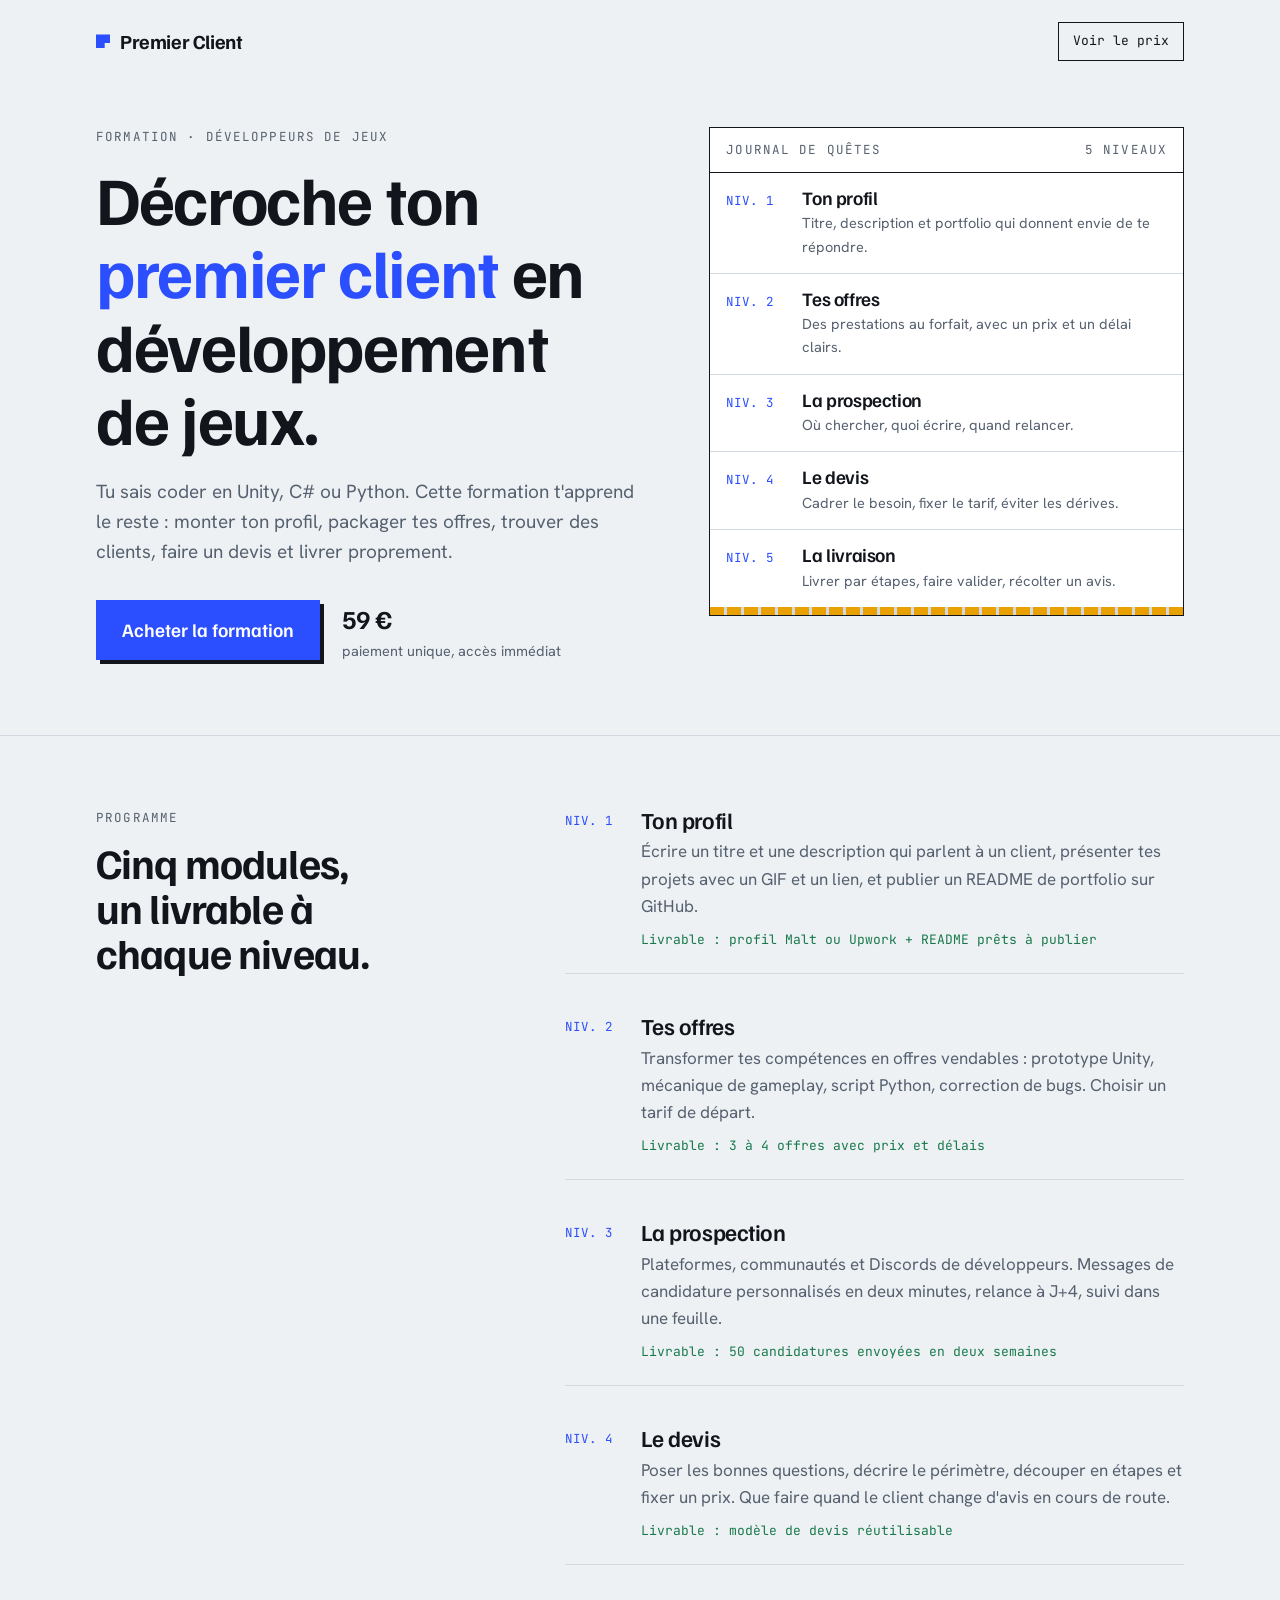
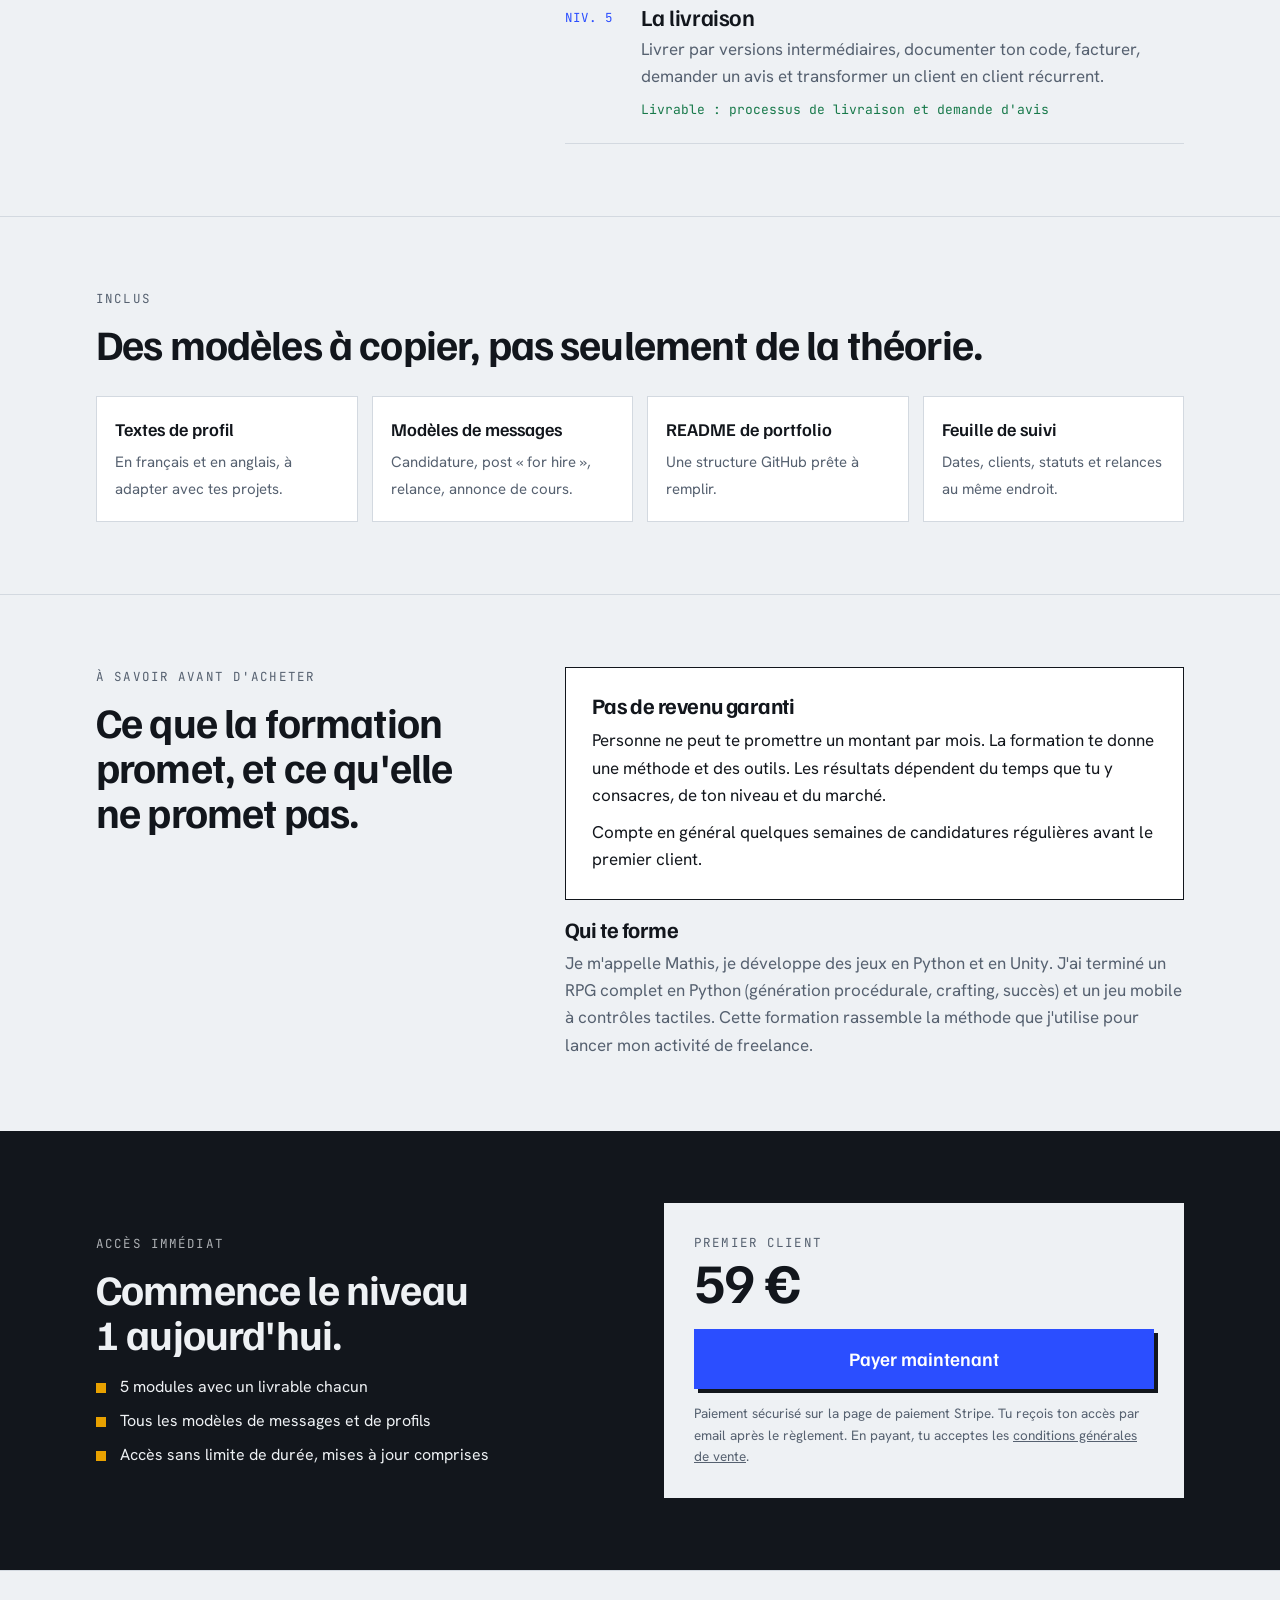
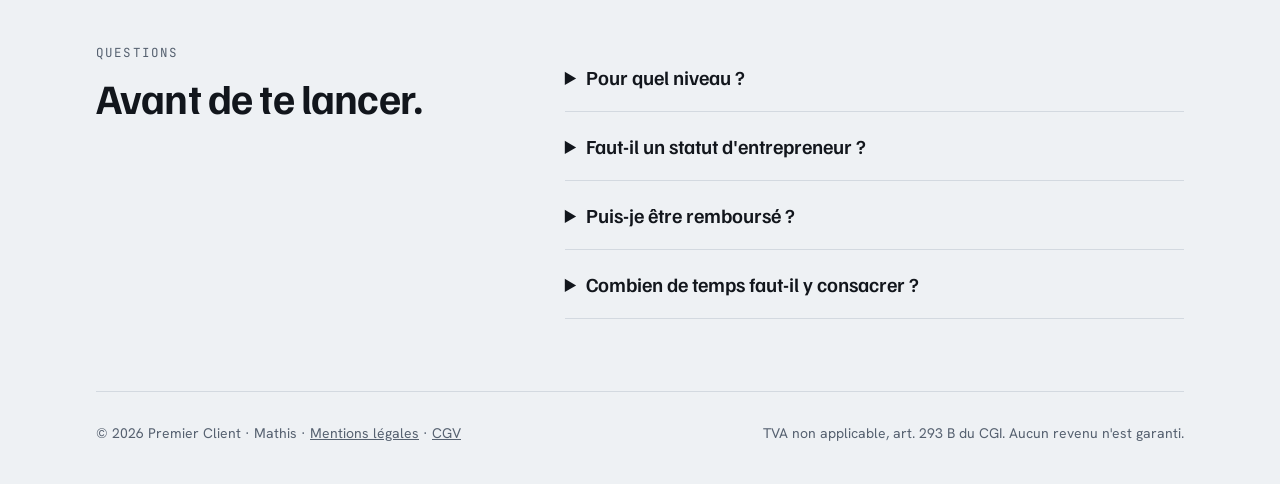
<file: index.html>
<!doctype html>
<html lang="fr">
<head>
<meta charset="utf-8">
<meta name="viewport" content="width=device-width, initial-scale=1, viewport-fit=cover">
<title>Premier Client</title>
<link rel="preconnect" href="https://fonts.googleapis.com">
<link rel="preconnect" href="https://fonts.gstatic.com" crossorigin>
<link rel="stylesheet" href="https://fonts.googleapis.com/css2?family=Familjen+Grotesk:wght@500;600;700&family=Hanken+Grotesk:wght@400;500;600&family=JetBrains+Mono:wght@400;500&display=swap">
<style>
/* Layout: texte à gauche, "journal de quêtes" des 5 modules à droite; puis sections en colonne unique */
:root {
  --bg: #eef1f4;
  --surface: #ffffff;
  --fg: #12161c;
  --muted: #566170;
  --line: #d3d9e0;
  --accent: #2b4eff;
  --accent-fg: #ffffff;
  --xp: #e8a100;
  --ok: #17794a;
  --display: "Familjen Grotesk", "Helvetica Neue", Arial, sans-serif;
  --body: "Hanken Grotesk", system-ui, -apple-system, "Segoe UI", sans-serif;
  --mono: "JetBrains Mono", ui-monospace, "SFMono-Regular", Menlo, monospace;
}
@media (prefers-color-scheme: dark) {
  :root:not([data-theme="light"]) {
    --bg: #0e1218; --surface: #161c25; --fg: #e9edf3; --muted: #9aa5b4;
    --line: #2a3340; --accent: #7a93ff; --accent-fg: #0e1218; --xp: #f2b73a; --ok: #4cc58b;
    color-scheme: dark;
  }
}
:root[data-theme="dark"] {
  --bg: #0e1218; --surface: #161c25; --fg: #e9edf3; --muted: #9aa5b4;
  --line: #2a3340; --accent: #7a93ff; --accent-fg: #0e1218; --xp: #f2b73a; --ok: #4cc58b;
  color-scheme: dark;
}

* { box-sizing: border-box; }
body {
  background: var(--bg); color: var(--fg);
  font-family: var(--body); font-size: 17px; line-height: 1.6;
  padding-block: 0;
}
.wrap {
  max-width: 1120px; margin: 0 auto;
  padding-left: max(16px, env(safe-area-inset-left, 0px));
  padding-right: max(16px, env(safe-area-inset-right, 0px));
}
a { color: inherit; }
h1, h2, h3 { font-family: var(--display); line-height: 1.08; text-wrap: balance; margin: 0; letter-spacing: -0.02em; }
p { margin: 0; }
.label { font-family: var(--mono); font-size: 12.5px; letter-spacing: 0.09em; text-transform: uppercase; color: var(--muted); }

/* header */
.top { display: flex; justify-content: space-between; align-items: center; gap: 16px; padding-block: 22px; }
.brand { font-family: var(--display); font-weight: 700; font-size: 20px; letter-spacing: -0.02em; display: flex; align-items: center; gap: 10px; }
.brand i { width: 14px; height: 14px; background: var(--accent); display: inline-block; clip-path: polygon(0 0, 100% 0, 100% 62%, 62% 62%, 62% 100%, 0 100%); }
.top a.cta-s { font-family: var(--mono); font-size: 13px; text-decoration: none; border: 1px solid var(--fg); padding: 8px 14px; white-space: nowrap; }
.top a.cta-s:hover { background: var(--fg); color: var(--bg); }

/* hero */
.hero { display: grid; grid-template-columns: 1.08fr 0.92fr; gap: 56px; align-items: start; padding-block: 44px 72px; }
.hero > * { min-width: 0; }
.hero h1 { font-size: clamp(38px, 6vw, 68px); font-weight: 700; margin-block: 14px 22px; }
.hero h1 em { font-style: normal; color: var(--accent); }
.lead { font-size: 19px; color: var(--muted); max-width: 52ch; }
.buy-row { display: flex; flex-wrap: wrap; align-items: center; gap: 14px 22px; margin-top: 30px; }
.btn {
  display: inline-block; background: var(--accent); color: var(--accent-fg);
  font-family: var(--display); font-weight: 600; font-size: 19px; text-decoration: none;
  padding: 15px 26px; border: 0; cursor: pointer;
  box-shadow: 4px 4px 0 var(--fg); transition: transform .12s, box-shadow .12s;
}
.btn:hover { transform: translate(2px, 2px); box-shadow: 2px 2px 0 var(--fg); }
.btn:focus-visible, a:focus-visible, summary:focus-visible { outline: 3px solid var(--xp); outline-offset: 3px; }
.price-note { font-size: 14.5px; color: var(--muted); }
.price-note b { font-family: var(--display); font-size: 26px; color: var(--fg); letter-spacing: -0.02em; }
.notice { margin-top: 16px; font-family: var(--mono); font-size: 13px; padding: 10px 14px; border: 1px dashed var(--xp); color: var(--fg); }

/* quest log */
.log { background: var(--surface); border: 1px solid var(--fg); }
.log-head { display: flex; justify-content: space-between; align-items: center; gap: 12px; padding: 12px 16px; border-bottom: 1px solid var(--fg); }
.log ol { list-style: none; margin: 0; padding: 0; }
.log li { display: grid; grid-template-columns: 64px 1fr; gap: 12px; padding: 15px 16px; border-bottom: 1px solid var(--line); }
.log li:last-child { border-bottom: 0; }
.lvl { font-family: var(--mono); font-size: 12.5px; color: var(--accent); padding-top: 3px; }
.log h3 { font-size: 19px; font-weight: 600; }
.log p { font-size: 14.5px; color: var(--muted); margin-top: 3px; }
.xp { height: 8px; background: var(--line); margin: 0; }
.xp span { display: block; height: 100%; width: 100%; background: repeating-linear-gradient(90deg, var(--xp) 0 14px, transparent 14px 17px); }

/* sections */
section { padding-block: 72px; border-top: 1px solid var(--line); }
.sec-grid { display: grid; grid-template-columns: 0.8fr 1.2fr; gap: 56px; }
.sec-grid > * { min-width: 0; }
h2 { font-size: clamp(28px, 4vw, 42px); font-weight: 700; margin-top: 12px; }
.sec-grid .body { display: grid; gap: 18px; }
.mod { padding: 22px 0; border-bottom: 1px solid var(--line); display: grid; grid-template-columns: 64px 1fr; gap: 12px; }
.mod:first-child { padding-top: 0; }
.mod h3 { font-size: 23px; font-weight: 600; }
.mod p { color: var(--muted); margin-top: 6px; }
.mod .out { margin-top: 10px; font-family: var(--mono); font-size: 13px; color: var(--ok); }
.pack { display: grid; grid-template-columns: repeat(auto-fit, minmax(230px, 1fr)); gap: 14px; margin-top: 30px; }
.pack div { border: 1px solid var(--line); background: var(--surface); padding: 18px; }
.pack b { font-family: var(--display); font-size: 18px; font-weight: 600; display: block; margin-bottom: 4px; }
.pack span { font-size: 15px; color: var(--muted); }
.not { background: var(--surface); border: 1px solid var(--fg); padding: 26px; }
.not h3 { font-size: 22px; margin-bottom: 10px; }
.not p + p { margin-top: 10px; }

/* purchase */
.checkout { background: var(--fg); color: var(--bg); border-top: 0; }
.checkout .label { color: var(--bg); opacity: .7; }
.co-grid { display: grid; grid-template-columns: 1fr 1fr; gap: 48px; align-items: center; }
.co-grid > * { min-width: 0; }
.checkout ul { list-style: none; margin: 18px 0 0; padding: 0; display: grid; gap: 8px; }
.checkout li { padding-left: 24px; position: relative; font-size: 16px; }
.checkout li::before { content: ""; position: absolute; left: 0; top: 9px; width: 10px; height: 10px; background: var(--xp); }
.co-card { background: var(--bg); color: var(--fg); padding: 30px; }
.co-card .big { font-family: var(--display); font-size: 56px; font-weight: 700; letter-spacing: -0.03em; line-height: 1; }
.co-card .btn { width: 100%; text-align: center; margin-top: 20px; }
.co-card small { display: block; margin-top: 14px; color: var(--muted); font-size: 13.5px; }

details { border-bottom: 1px solid var(--line); padding: 18px 0; }
summary { cursor: pointer; font-family: var(--display); font-weight: 600; font-size: 20px; }
details p { color: var(--muted); margin-top: 10px; max-width: 62ch; }

footer { padding-block: 30px 40px; font-size: 14px; color: var(--muted); display: flex; flex-wrap: wrap; justify-content: space-between; gap: 10px; border-top: 1px solid var(--line); }

@media (max-width: 860px) {
  .hero, .sec-grid, .co-grid { grid-template-columns: 1fr; gap: 36px; }
  .hero { padding-block: 24px 48px; }
  section { padding-block: 52px; }
  body { font-size: 16.5px; }
}
@media (prefers-reduced-motion: reduce) { .btn { transition: none; } }

html { color-scheme: light dark; }
body { margin: 0; }
</style>
</head>
<body>

<div class="wrap">
  <header class="top">
    <div class="brand"><i></i>Premier Client</div>
    <a class="cta-s" href="#acheter">Voir le prix</a>
  </header>

  <div class="hero">
    <div>
      <p class="label">Formation · développeurs de jeux</p>
      <h1>Décroche ton <em>premier client</em> en développement de jeux.</h1>
      <p class="lead">Tu sais coder en Unity, C# ou Python. Cette formation t'apprend le reste : monter ton profil, packager tes offres, trouver des clients, faire un devis et livrer proprement.</p>
      <div class="buy-row">
        <a class="btn js-buy" href="#acheter">Acheter la formation</a>
        <p class="price-note"><b>59 €</b><br>paiement unique, accès immédiat</p>
      </div>
      <p class="notice js-notice" hidden>Le lien de paiement n'est pas encore connecté sur cette page.</p>
    </div>

    <aside class="log" aria-label="Programme en 5 niveaux">
      <div class="log-head"><span class="label">Journal de quêtes</span><span class="label">5 niveaux</span></div>
      <ol>
        <li><span class="lvl">NIV. 1</span><div><h3>Ton profil</h3><p>Titre, description et portfolio qui donnent envie de te répondre.</p></div></li>
        <li><span class="lvl">NIV. 2</span><div><h3>Tes offres</h3><p>Des prestations au forfait, avec un prix et un délai clairs.</p></div></li>
        <li><span class="lvl">NIV. 3</span><div><h3>La prospection</h3><p>Où chercher, quoi écrire, quand relancer.</p></div></li>
        <li><span class="lvl">NIV. 4</span><div><h3>Le devis</h3><p>Cadrer le besoin, fixer le tarif, éviter les dérives.</p></div></li>
        <li><span class="lvl">NIV. 5</span><div><h3>La livraison</h3><p>Livrer par étapes, faire valider, récolter un avis.</p></div></li>
      </ol>
      <div class="xp" aria-hidden="true"><span></span></div>
    </aside>
  </div>
</div>

<section>
  <div class="wrap sec-grid">
    <div>
      <p class="label">Programme</p>
      <h2>Cinq modules, un livrable à chaque niveau.</h2>
    </div>
    <div class="body">
      <div class="mod"><span class="lvl">NIV. 1</span><div><h3>Ton profil</h3><p>Écrire un titre et une description qui parlent à un client, présenter tes projets avec un GIF et un lien, et publier un README de portfolio sur GitHub.</p><p class="out">Livrable : profil Malt ou Upwork + README prêts à publier</p></div></div>
      <div class="mod"><span class="lvl">NIV. 2</span><div><h3>Tes offres</h3><p>Transformer tes compétences en offres vendables : prototype Unity, mécanique de gameplay, script Python, correction de bugs. Choisir un tarif de départ.</p><p class="out">Livrable : 3 à 4 offres avec prix et délais</p></div></div>
      <div class="mod"><span class="lvl">NIV. 3</span><div><h3>La prospection</h3><p>Plateformes, communautés et Discords de développeurs. Messages de candidature personnalisés en deux minutes, relance à J+4, suivi dans une feuille.</p><p class="out">Livrable : 50 candidatures envoyées en deux semaines</p></div></div>
      <div class="mod"><span class="lvl">NIV. 4</span><div><h3>Le devis</h3><p>Poser les bonnes questions, décrire le périmètre, découper en étapes et fixer un prix. Que faire quand le client change d'avis en cours de route.</p><p class="out">Livrable : modèle de devis réutilisable</p></div></div>
      <div class="mod"><span class="lvl">NIV. 5</span><div><h3>La livraison</h3><p>Livrer par versions intermédiaires, documenter ton code, facturer, demander un avis et transformer un client en client récurrent.</p><p class="out">Livrable : processus de livraison et demande d'avis</p></div></div>
    </div>
  </div>
</section>

<section>
  <div class="wrap">
    <p class="label">Inclus</p>
    <h2>Des modèles à copier, pas seulement de la théorie.</h2>
    <div class="pack">
      <div><b>Textes de profil</b><span>En français et en anglais, à adapter avec tes projets.</span></div>
      <div><b>Modèles de messages</b><span>Candidature, post « for hire », relance, annonce de cours.</span></div>
      <div><b>README de portfolio</b><span>Une structure GitHub prête à remplir.</span></div>
      <div><b>Feuille de suivi</b><span>Dates, clients, statuts et relances au même endroit.</span></div>
    </div>
  </div>
</section>

<section>
  <div class="wrap sec-grid">
    <div>
      <p class="label">À savoir avant d'acheter</p>
      <h2>Ce que la formation promet, et ce qu'elle ne promet pas.</h2>
    </div>
    <div class="body">
      <div class="not">
        <h3>Pas de revenu garanti</h3>
        <p>Personne ne peut te promettre un montant par mois. La formation te donne une méthode et des outils. Les résultats dépendent du temps que tu y consacres, de ton niveau et du marché.</p>
        <p>Compte en général quelques semaines de candidatures régulières avant le premier client.</p>
      </div>
      <div>
        <h3 style="font-size:22px;margin-bottom:8px">Qui te forme</h3>
        <p style="color:var(--muted)">Je m'appelle Mathis, je développe des jeux en Python et en Unity. J'ai terminé un RPG complet en Python (génération procédurale, crafting, succès) et un jeu mobile à contrôles tactiles. Cette formation rassemble la méthode que j'utilise pour lancer mon activité de freelance.</p>
      </div>
    </div>
  </div>
</section>

<section class="checkout" id="acheter">
  <div class="wrap co-grid">
    <div>
      <p class="label">Accès immédiat</p>
      <h2>Commence le niveau 1 aujourd'hui.</h2>
      <ul>
        <li>5 modules avec un livrable chacun</li>
        <li>Tous les modèles de messages et de profils</li>
        <li>Accès sans limite de durée, mises à jour comprises</li>
      </ul>
    </div>
    <div class="co-card">
      <p class="label" style="color:var(--muted);opacity:1">Premier Client</p>
      <p class="big">59 €</p>
      <a class="btn js-buy" href="#acheter">Payer maintenant</a>
      <p class="notice js-notice" hidden style="margin-top:14px">Le lien de paiement n'est pas encore connecté sur cette page.</p>
      <small>Paiement sécurisé sur la page de paiement Stripe. Tu reçois ton accès par email après le règlement. En payant, tu acceptes les <a href="cgv.html">conditions générales de vente</a>.</small>
    </div>
  </div>
</section>

<section>
  <div class="wrap sec-grid">
    <div>
      <p class="label">Questions</p>
      <h2>Avant de te lancer.</h2>
    </div>
    <div>
      <details><summary>Pour quel niveau ?</summary><p>Pour les développeurs débutants à intermédiaires qui savent déjà réaliser un petit projet en Unity, en C# ou en Python et veulent être payés pour ce savoir-faire.</p></details>
      <details><summary>Faut-il un statut d'entrepreneur ?</summary><p>En France, il faut déclarer une activité pour facturer, par exemple en micro-entreprise. Le niveau 5 explique à quel moment le faire. Les démarches elles-mêmes se font sur le site officiel de l'administration.</p></details>
      <details><summary>Puis-je être remboursé ?</summary><p>Oui, pendant 14 jours après l'achat, si la formation ne te convient pas. Écris-moi à l'adresse indiquée sur ton reçu de paiement. Les détails sont dans les <a href="cgv.html">conditions générales de vente</a>.</p></details>
      <details><summary>Combien de temps faut-il y consacrer ?</summary><p>Prévois environ dix à douze heures par semaine pendant le premier mois pour construire ton profil et envoyer tes candidatures.</p></details>
    </div>
  </div>
</section>

<div class="wrap">
  <footer>
    <span>© 2026 Premier Client · Mathis · <a href="mentions-legales.html">Mentions légales</a> · <a href="cgv.html">CGV</a></span>
    <span>TVA non applicable, art. 293 B du CGI. Aucun revenu n'est garanti.</span>
  </footer>
</div>

<script>
  // Colle ici le lien de paiement Stripe (Payment Link) pour activer l'achat.
  var CHECKOUT_URL = "https://buy.stripe.com/test_cNidR93Y43883Ja0eQ8og00";

  var buyLinks = document.querySelectorAll(".js-buy");
  var notices = document.querySelectorAll(".js-notice");
  for (var i = 0; i < buyLinks.length; i++) {
    if (CHECKOUT_URL) {
      buyLinks[i].setAttribute("href", CHECKOUT_URL);
      buyLinks[i].setAttribute("target", "_blank");
      buyLinks[i].setAttribute("rel", "noopener");
    } else {
      buyLinks[i].addEventListener("click", function () {
        for (var j = 0; j < notices.length; j++) { notices[j].hidden = false; }
      });
    }
  }
</script>

</body>
</html>
</file>
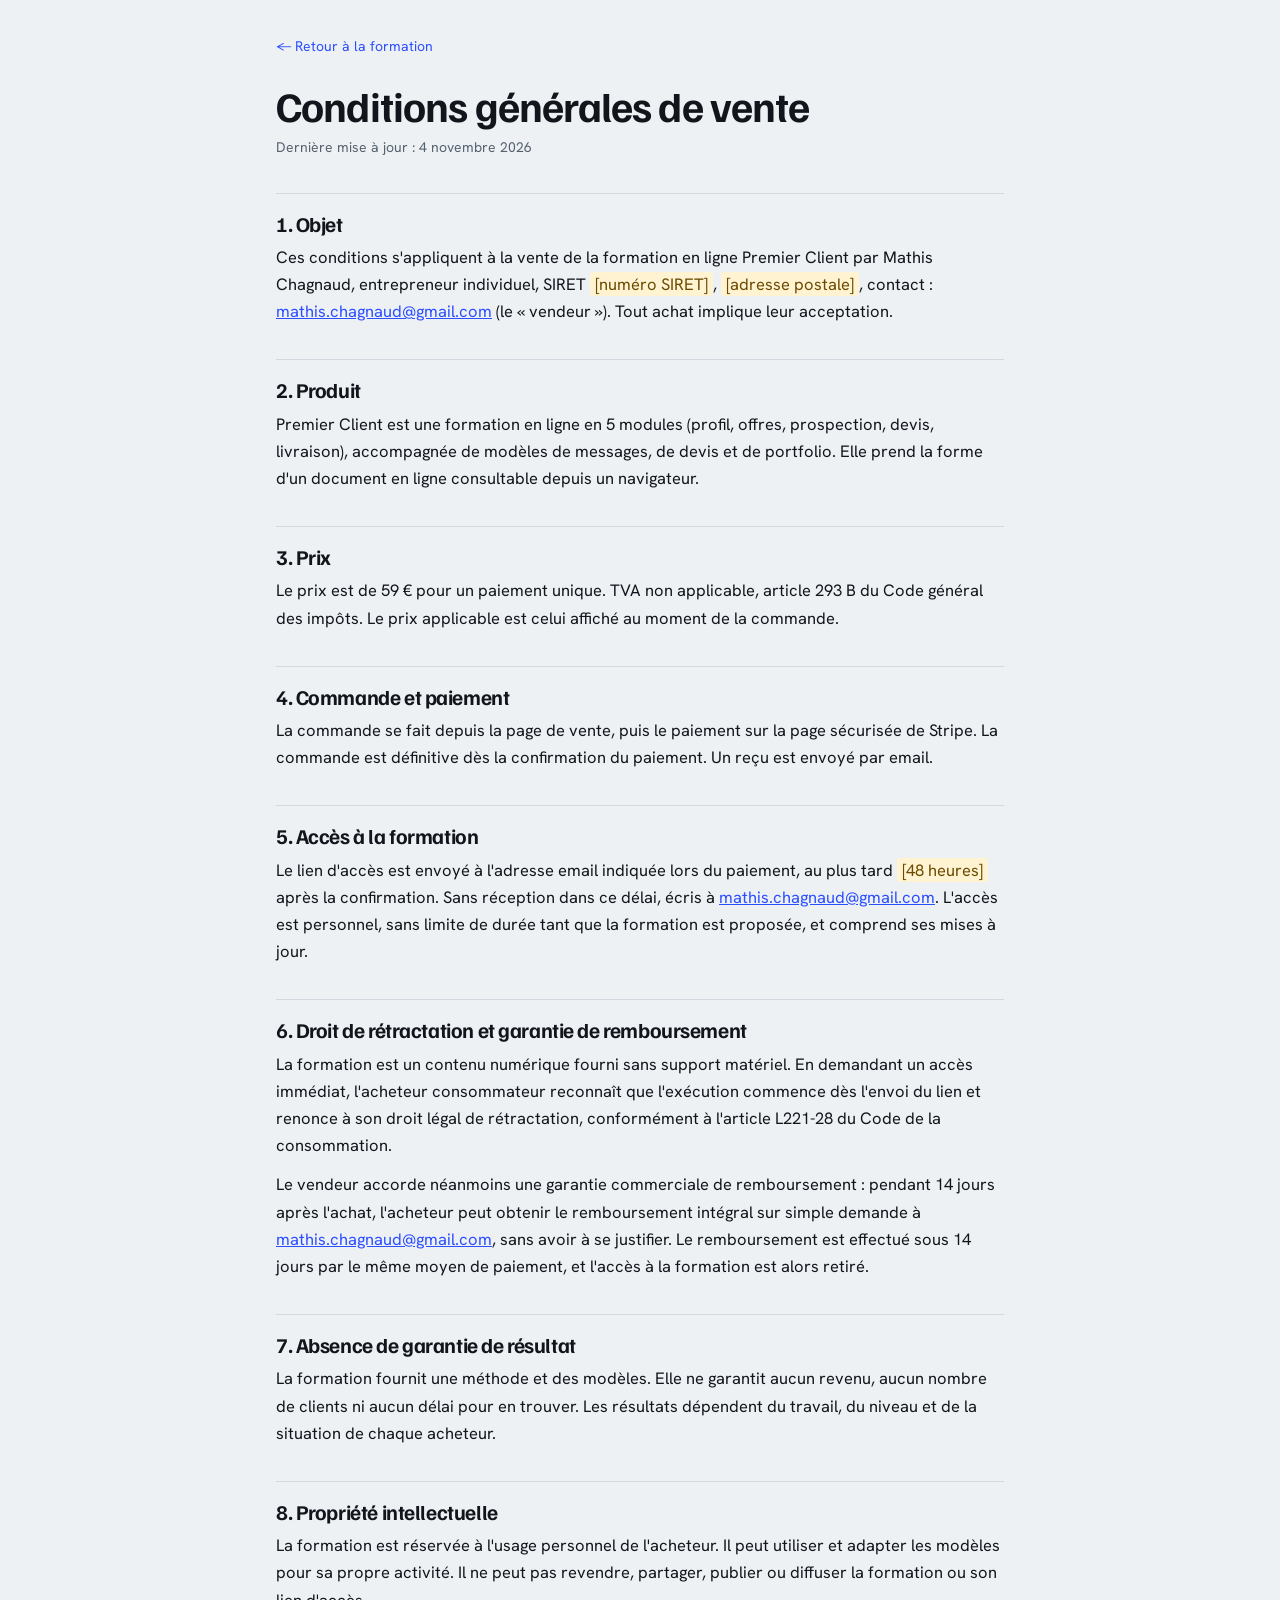
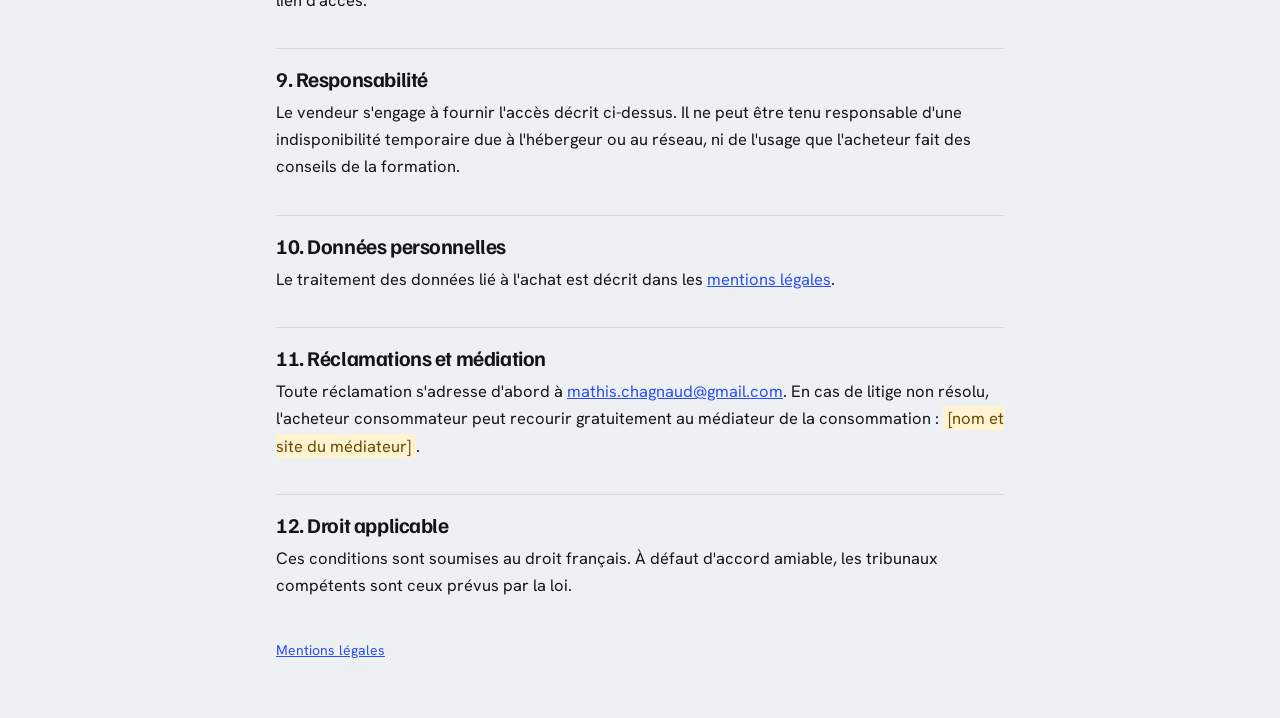
<file: cgv.html>
<!doctype html>
<html lang="fr">
<head>
<meta charset="utf-8">
<meta name="viewport" content="width=device-width, initial-scale=1, viewport-fit=cover">
<title>Conditions générales de vente · Premier Client</title>
<link rel="preconnect" href="https://fonts.googleapis.com">
<link rel="preconnect" href="https://fonts.gstatic.com" crossorigin>
<link rel="stylesheet" href="https://fonts.googleapis.com/css2?family=Familjen+Grotesk:wght@600;700&family=Hanken+Grotesk:wght@400;600&display=swap">
<link rel="stylesheet" href="legal.css">
</head>
<body>
<main class="wrap">
  <a class="back" href="./">← Retour à la formation</a>
  <h1>Conditions générales de vente</h1>
  <p class="updated">Dernière mise à jour : 4 novembre 2026</p>

  <h2>1. Objet</h2>
  <p>Ces conditions s'appliquent à la vente de la formation en ligne Premier Client par Mathis Chagnaud, entrepreneur individuel, SIRET <span class="todo">[numéro SIRET]</span>, <span class="todo">[adresse postale]</span>, contact : <a href="mailto:mathis.chagnaud@gmail.com">mathis.chagnaud@gmail.com</a> (le « vendeur »). Tout achat implique leur acceptation.</p>

  <h2>2. Produit</h2>
  <p>Premier Client est une formation en ligne en 5 modules (profil, offres, prospection, devis, livraison), accompagnée de modèles de messages, de devis et de portfolio. Elle prend la forme d'un document en ligne consultable depuis un navigateur.</p>

  <h2>3. Prix</h2>
  <p>Le prix est de 59 € pour un paiement unique. TVA non applicable, article 293 B du Code général des impôts. Le prix applicable est celui affiché au moment de la commande.</p>

  <h2>4. Commande et paiement</h2>
  <p>La commande se fait depuis la page de vente, puis le paiement sur la page sécurisée de Stripe. La commande est définitive dès la confirmation du paiement. Un reçu est envoyé par email.</p>

  <h2>5. Accès à la formation</h2>
  <p>Le lien d'accès est envoyé à l'adresse email indiquée lors du paiement, au plus tard <span class="todo">[48 heures]</span> après la confirmation. Sans réception dans ce délai, écris à <a href="mailto:mathis.chagnaud@gmail.com">mathis.chagnaud@gmail.com</a>. L'accès est personnel, sans limite de durée tant que la formation est proposée, et comprend ses mises à jour.</p>

  <h2>6. Droit de rétractation et garantie de remboursement</h2>
  <p>La formation est un contenu numérique fourni sans support matériel. En demandant un accès immédiat, l'acheteur consommateur reconnaît que l'exécution commence dès l'envoi du lien et renonce à son droit légal de rétractation, conformément à l'article L221-28 du Code de la consommation.</p>
  <p>Le vendeur accorde néanmoins une garantie commerciale de remboursement : pendant 14 jours après l'achat, l'acheteur peut obtenir le remboursement intégral sur simple demande à <a href="mailto:mathis.chagnaud@gmail.com">mathis.chagnaud@gmail.com</a>, sans avoir à se justifier. Le remboursement est effectué sous 14 jours par le même moyen de paiement, et l'accès à la formation est alors retiré.</p>

  <h2>7. Absence de garantie de résultat</h2>
  <p>La formation fournit une méthode et des modèles. Elle ne garantit aucun revenu, aucun nombre de clients ni aucun délai pour en trouver. Les résultats dépendent du travail, du niveau et de la situation de chaque acheteur.</p>

  <h2>8. Propriété intellectuelle</h2>
  <p>La formation est réservée à l'usage personnel de l'acheteur. Il peut utiliser et adapter les modèles pour sa propre activité. Il ne peut pas revendre, partager, publier ou diffuser la formation ou son lien d'accès.</p>

  <h2>9. Responsabilité</h2>
  <p>Le vendeur s'engage à fournir l'accès décrit ci-dessus. Il ne peut être tenu responsable d'une indisponibilité temporaire due à l'hébergeur ou au réseau, ni de l'usage que l'acheteur fait des conseils de la formation.</p>

  <h2>10. Données personnelles</h2>
  <p>Le traitement des données lié à l'achat est décrit dans les <a href="mentions-legales.html">mentions légales</a>.</p>

  <h2>11. Réclamations et médiation</h2>
  <p>Toute réclamation s'adresse d'abord à <a href="mailto:mathis.chagnaud@gmail.com">mathis.chagnaud@gmail.com</a>. En cas de litige non résolu, l'acheteur consommateur peut recourir gratuitement au médiateur de la consommation : <span class="todo">[nom et site du médiateur]</span>.</p>

  <h2>12. Droit applicable</h2>
  <p>Ces conditions sont soumises au droit français. À défaut d'accord amiable, les tribunaux compétents sont ceux prévus par la loi.</p>

  <footer><a href="mentions-legales.html">Mentions légales</a></footer>
</main>
</body>
</html>
</file>
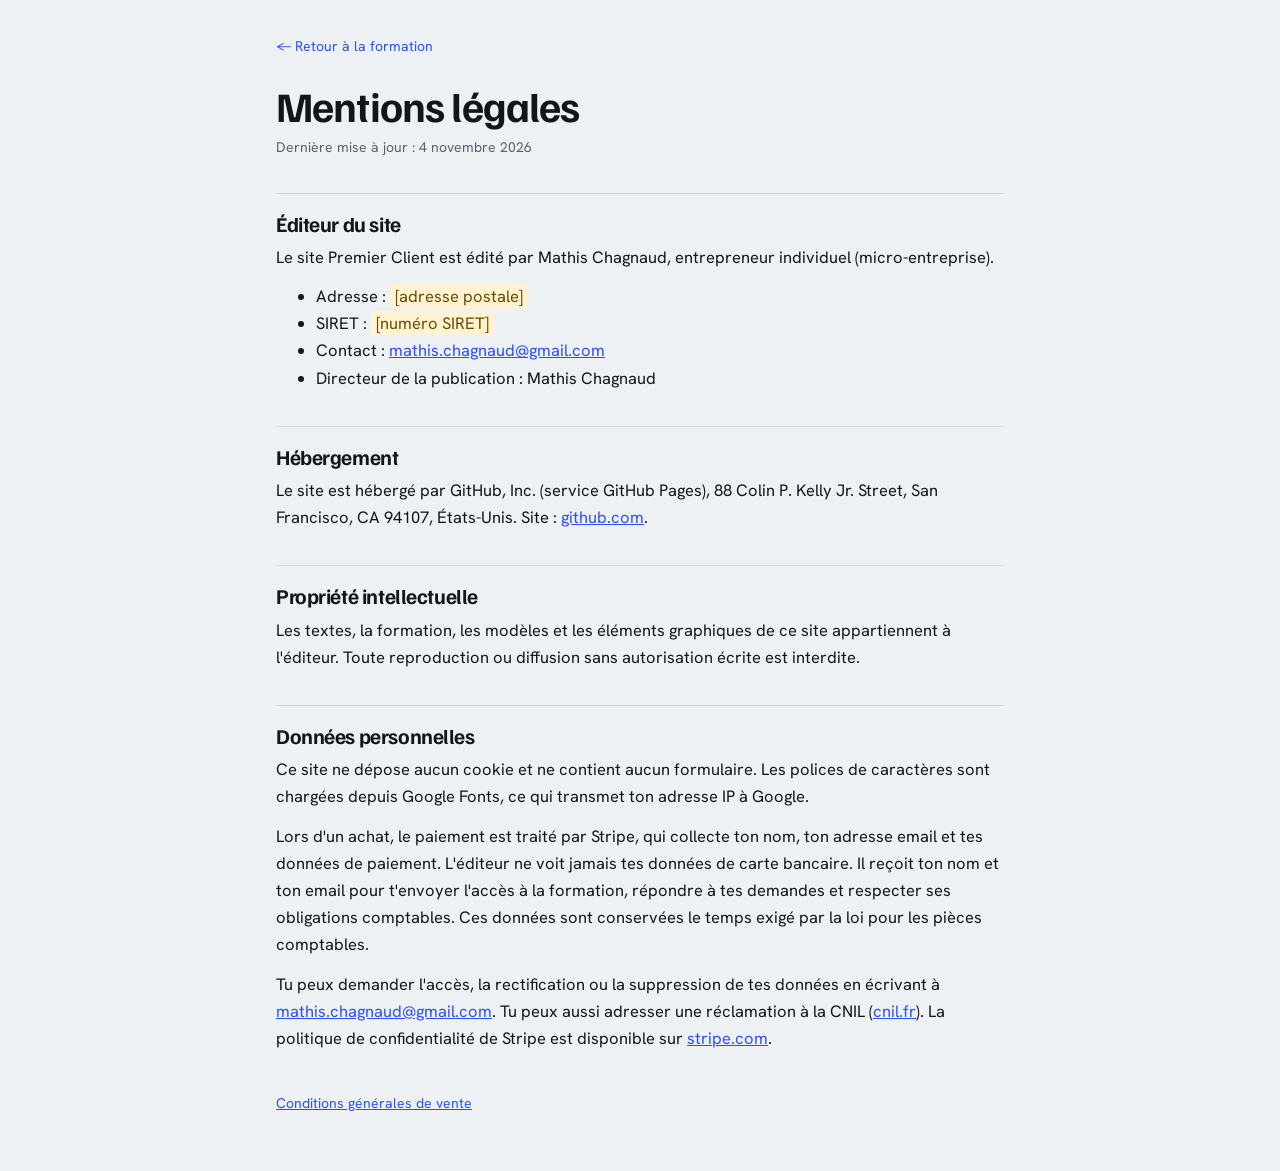
<file: mentions-legales.html>
<!doctype html>
<html lang="fr">
<head>
<meta charset="utf-8">
<meta name="viewport" content="width=device-width, initial-scale=1, viewport-fit=cover">
<title>Mentions légales · Premier Client</title>
<link rel="preconnect" href="https://fonts.googleapis.com">
<link rel="preconnect" href="https://fonts.gstatic.com" crossorigin>
<link rel="stylesheet" href="https://fonts.googleapis.com/css2?family=Familjen+Grotesk:wght@600;700&family=Hanken+Grotesk:wght@400;600&display=swap">
<link rel="stylesheet" href="legal.css">
</head>
<body>
<main class="wrap">
  <a class="back" href="./">← Retour à la formation</a>
  <h1>Mentions légales</h1>
  <p class="updated">Dernière mise à jour : 4 novembre 2026</p>

  <h2>Éditeur du site</h2>
  <p>Le site Premier Client est édité par Mathis Chagnaud, entrepreneur individuel (micro-entreprise).</p>
  <ul>
    <li>Adresse : <span class="todo">[adresse postale]</span></li>
    <li>SIRET : <span class="todo">[numéro SIRET]</span></li>
    <li>Contact : <a href="mailto:mathis.chagnaud@gmail.com">mathis.chagnaud@gmail.com</a></li>
    <li>Directeur de la publication : Mathis Chagnaud</li>
  </ul>

  <h2>Hébergement</h2>
  <p>Le site est hébergé par GitHub, Inc. (service GitHub Pages), 88 Colin P. Kelly Jr. Street, San Francisco, CA 94107, États-Unis. Site : <a href="https://github.com" rel="noopener">github.com</a>.</p>

  <h2>Propriété intellectuelle</h2>
  <p>Les textes, la formation, les modèles et les éléments graphiques de ce site appartiennent à l'éditeur. Toute reproduction ou diffusion sans autorisation écrite est interdite.</p>

  <h2>Données personnelles</h2>
  <p>Ce site ne dépose aucun cookie et ne contient aucun formulaire. Les polices de caractères sont chargées depuis Google Fonts, ce qui transmet ton adresse IP à Google.</p>
  <p>Lors d'un achat, le paiement est traité par Stripe, qui collecte ton nom, ton adresse email et tes données de paiement. L'éditeur ne voit jamais tes données de carte bancaire. Il reçoit ton nom et ton email pour t'envoyer l'accès à la formation, répondre à tes demandes et respecter ses obligations comptables. Ces données sont conservées le temps exigé par la loi pour les pièces comptables.</p>
  <p>Tu peux demander l'accès, la rectification ou la suppression de tes données en écrivant à <a href="mailto:mathis.chagnaud@gmail.com">mathis.chagnaud@gmail.com</a>. Tu peux aussi adresser une réclamation à la CNIL (<a href="https://www.cnil.fr" rel="noopener">cnil.fr</a>). La politique de confidentialité de Stripe est disponible sur <a href="https://stripe.com/fr/privacy" rel="noopener">stripe.com</a>.</p>

  <footer><a href="cgv.html">Conditions générales de vente</a></footer>
</main>
</body>
</html>
</file>
<file: legal.css>
:root {
  --bg: #eef1f4; --surface: #ffffff; --fg: #12161c; --muted: #566170;
  --line: #d3d9e0; --accent: #2b4eff; --todo-bg: #fff3d1; --todo-fg: #6b4a00;
  --display: "Familjen Grotesk", "Helvetica Neue", Arial, sans-serif;
  --body: "Hanken Grotesk", system-ui, -apple-system, "Segoe UI", sans-serif;
  color-scheme: light dark;
}
@media (prefers-color-scheme: dark) {
  :root {
    --bg: #0e1218; --surface: #161c25; --fg: #e9edf3; --muted: #9aa5b4;
    --line: #2a3340; --accent: #7a93ff; --todo-bg: #3a2f10; --todo-fg: #f2d38a;
  }
}
* { box-sizing: border-box; }
body {
  margin: 0; background: var(--bg); color: var(--fg);
  font-family: var(--body); font-size: 16.5px; line-height: 1.65;
}
.wrap {
  max-width: 760px; margin: 0 auto; padding-block: 32px 56px;
  padding-left: max(16px, env(safe-area-inset-left, 0px));
  padding-right: max(16px, env(safe-area-inset-right, 0px));
}
a { color: var(--accent); }
.back { font-size: 14px; text-decoration: none; }
h1, h2 { font-family: var(--display); letter-spacing: -0.02em; line-height: 1.15; text-wrap: balance; }
h1 { font-size: clamp(30px, 5vw, 42px); margin: 22px 0 6px; }
h2 { font-size: 21px; margin: 34px 0 8px; padding-top: 18px; border-top: 1px solid var(--line); }
p, ul { margin: 0 0 12px; }
.updated { color: var(--muted); font-size: 14px; }
.todo { background: var(--todo-bg); color: var(--todo-fg); padding: 1px 5px; border-radius: 3px; }
footer { margin-top: 40px; font-size: 14px; color: var(--muted); }
</file>
